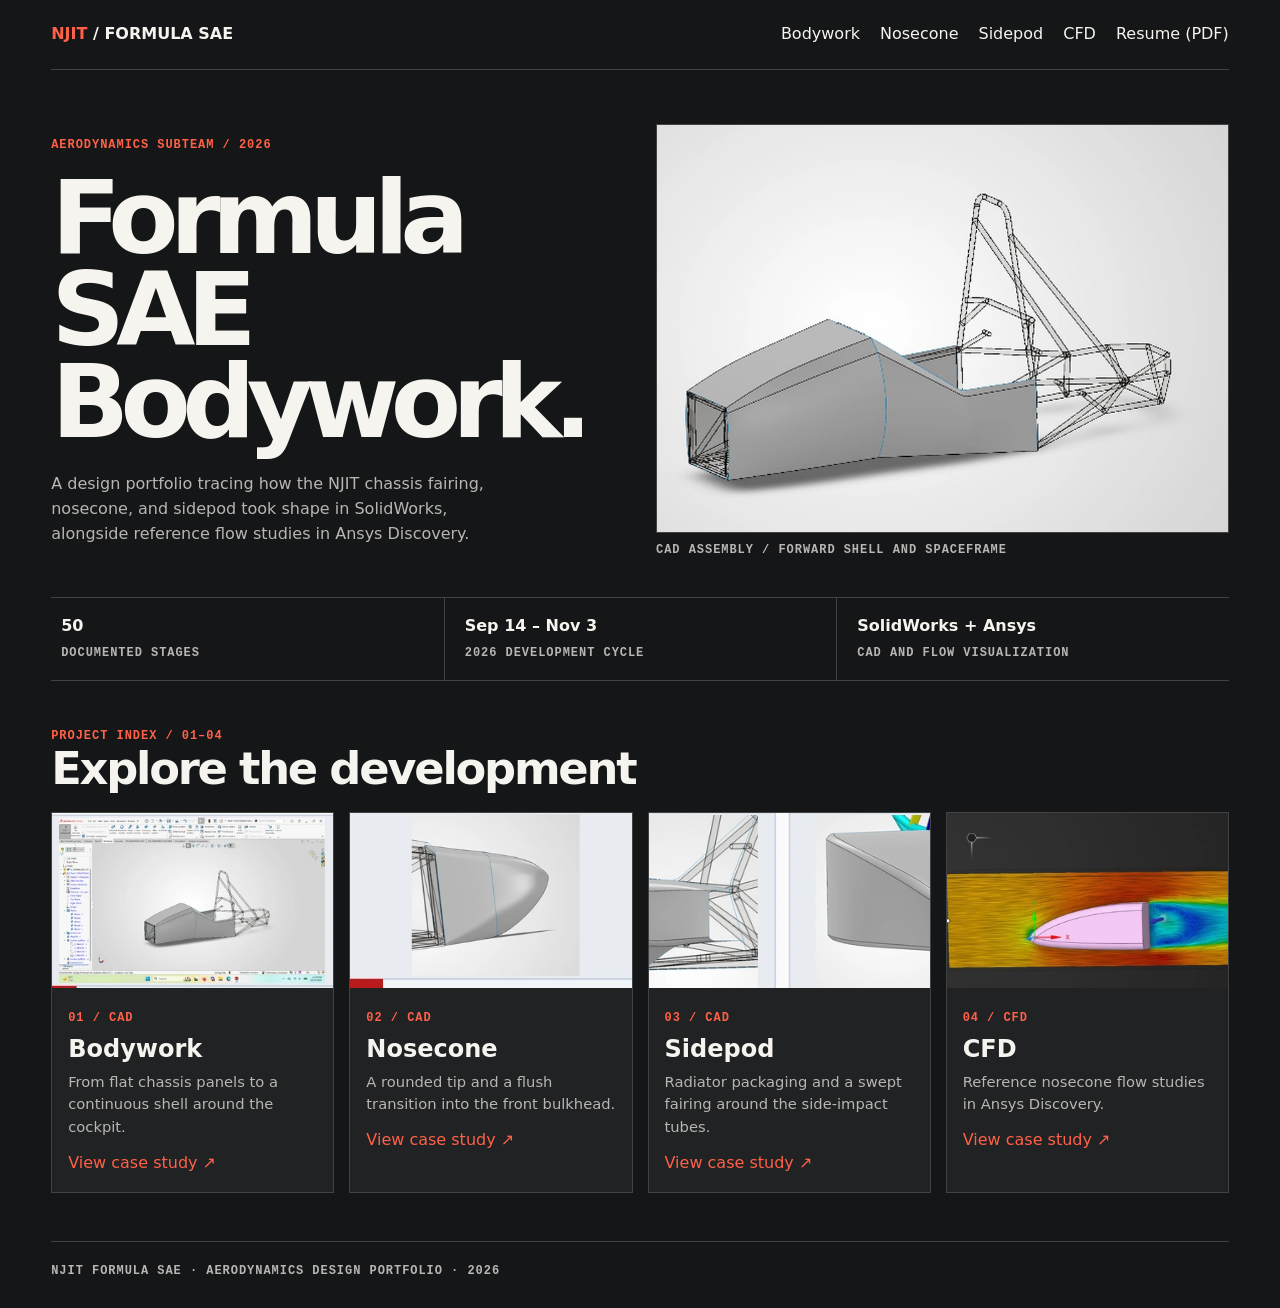
<file: index.html>
<!doctype html><html lang="en"><head><meta charset="utf-8"><meta name="viewport" content="width=device-width, initial-scale=1"><meta name="description" content="NJIT Formula SAE CAD and CFD design portfolio"><title>Design portfolio | NJIT Formula SAE</title><link rel="stylesheet" href="style.css"></head><body><header><a class="brand" href="index.html"><b>NJIT</b> / FORMULA SAE</a><nav aria-label="Portfolio sections"><a href="bodywork.html">Bodywork</a><a href="nosecone.html">Nosecone</a><a href="sidepod.html">Sidepod</a><a href="cfd.html">CFD</a><a href="resume.pdf">Resume (PDF)</a></nav></header><main><section class="hero"><div><div class="tag">Aerodynamics subteam / 2026</div><h1>Formula SAE<br>Bodywork.</h1><p>A design portfolio tracing how the NJIT chassis fairing, nosecone, and sidepod took shape in SolidWorks, alongside reference flow studies in Ansys Discovery.</p></div><figure><img src="assets/hero.webp" alt="CAD view of the forward bodywork fitted over the Formula SAE tubular chassis"><figcaption>CAD assembly / forward shell and spaceframe</figcaption></figure></section><div class="stats"><div><strong>50</strong><span class="meta">Documented stages</span></div><div><strong>Sep 14 – Nov 3</strong><span class="meta">2026 development cycle</span></div><div><strong>SolidWorks + Ansys</strong><span class="meta">CAD and flow visualization</span></div></div><section id="work"><div class="tag">Project index / 01–04</div><h2>Explore the development</h2><div class="grid"><a class="card" href="bodywork.html"><img src="assets/bodywork.webp" alt=""><div><span class="tag">01 / CAD</span><h3>Bodywork</h3><p>From flat chassis panels to a continuous shell around the cockpit.</p><span class="arrow">View case study ↗</span></div></a><a class="card" href="nosecone.html"><img src="assets/nosecone.webp" alt=""><div><span class="tag">02 / CAD</span><h3>Nosecone</h3><p>A rounded tip and a flush transition into the front bulkhead.</p><span class="arrow">View case study ↗</span></div></a><a class="card" href="sidepod.html"><img src="assets/sidepod.webp" alt=""><div><span class="tag">03 / CAD</span><h3>Sidepod</h3><p>Radiator packaging and a swept fairing around the side-impact tubes.</p><span class="arrow">View case study ↗</span></div></a><a class="card" href="cfd.html"><img src="assets/cfd.webp" alt=""><div><span class="tag">04 / CFD</span><h3>CFD</h3><p>Reference nosecone flow studies in Ansys Discovery.</p><span class="arrow">View case study ↗</span></div></a></div></section></main><footer class="meta">NJIT Formula SAE · Aerodynamics design portfolio · 2026</footer></body></html>
</file>
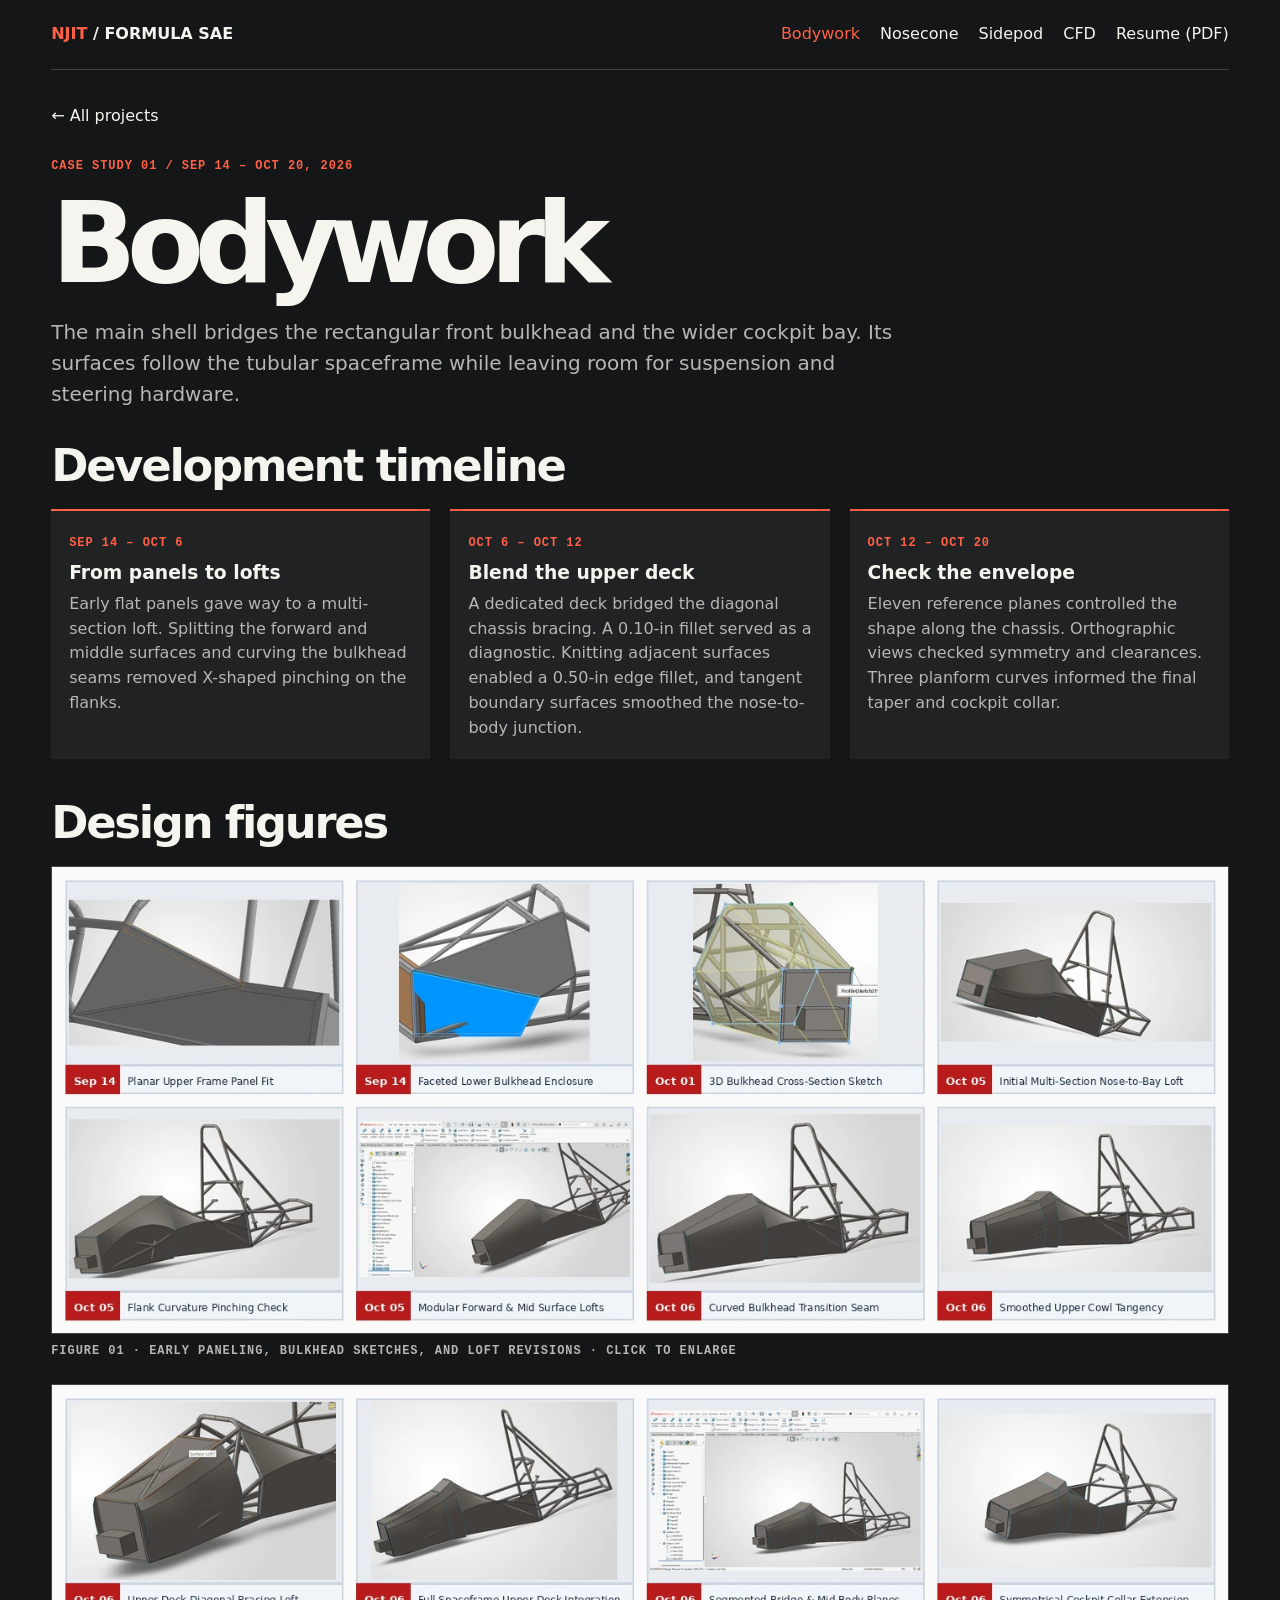
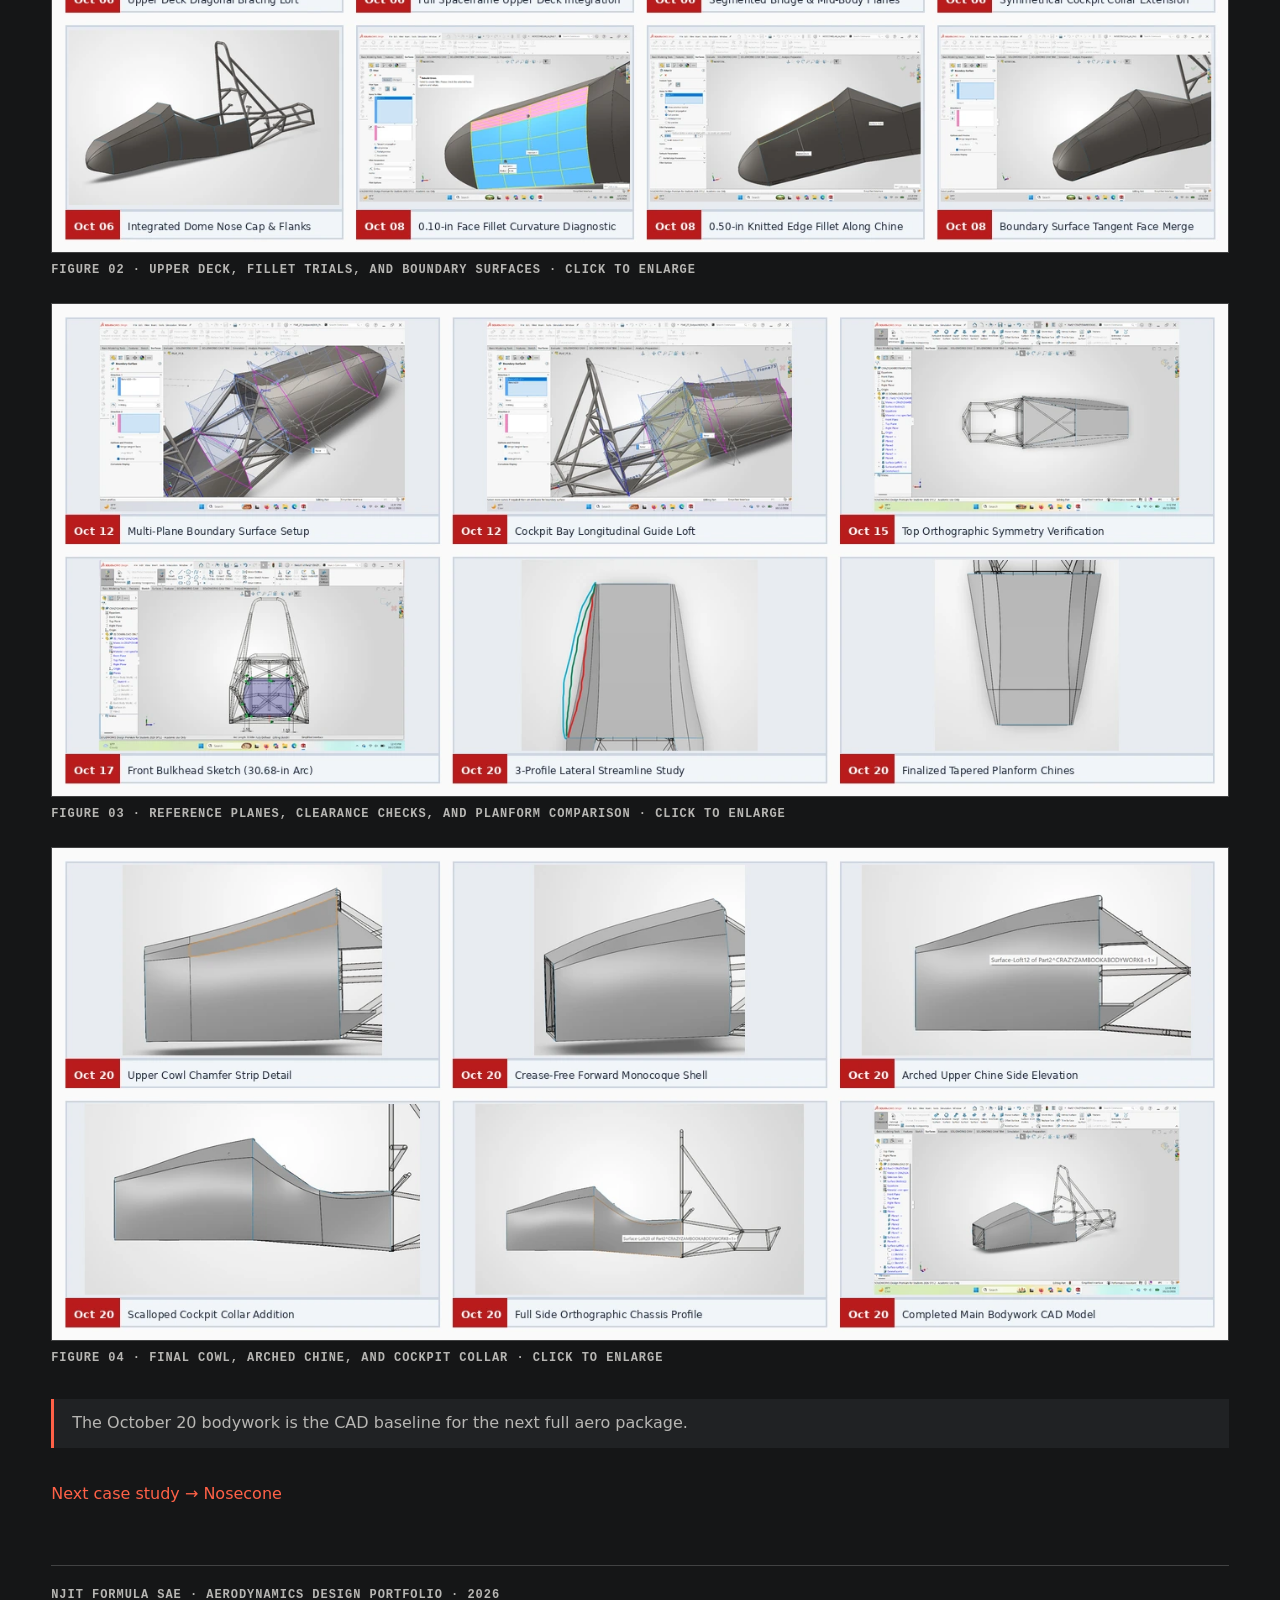
<file: bodywork.html>
<!doctype html><html lang="en"><head><meta charset="utf-8"><meta name="viewport" content="width=device-width, initial-scale=1"><meta name="description" content="NJIT Formula SAE CAD and CFD design portfolio"><title>Bodywork | NJIT Formula SAE</title><link rel="stylesheet" href="style.css"></head><body><header><a class="brand" href="index.html"><b>NJIT</b> / FORMULA SAE</a><nav aria-label="Portfolio sections"><a href="bodywork.html" aria-current="page">Bodywork</a><a href="nosecone.html">Nosecone</a><a href="sidepod.html">Sidepod</a><a href="cfd.html">CFD</a><a href="resume.pdf">Resume (PDF)</a></nav></header><main><article class="detail"><a class="back" href="index.html#work">← All projects</a><div class="tag">Case study 01 / Sep 14 – Oct 20, 2026</div><h1>Bodywork</h1><p class="intro">The main shell bridges the rectangular front bulkhead and the wider cockpit bay. Its surfaces follow the tubular spaceframe while leaving room for suspension and steering hardware.</p><h2>Development timeline</h2><div class="steps"><div class="step"><span class="tag">Sep 14 – Oct 6</span><h3>From panels to lofts</h3><p>Early flat panels gave way to a multi-section loft. Splitting the forward and middle surfaces and curving the bulkhead seams removed X-shaped pinching on the flanks.</p></div><div class="step"><span class="tag">Oct 6 – Oct 12</span><h3>Blend the upper deck</h3><p>A dedicated deck bridged the diagonal chassis bracing. A 0.10-in fillet served as a diagnostic. Knitting adjacent surfaces enabled a 0.50-in edge fillet, and tangent boundary surfaces smoothed the nose-to-body junction.</p></div><div class="step"><span class="tag">Oct 12 – Oct 20</span><h3>Check the envelope</h3><p>Eleven reference planes controlled the shape along the chassis. Orthographic views checked symmetry and clearances. Three planform curves informed the final taper and cockpit collar.</p></div></div><h2>Design figures</h2><div class="gallery"><figure><a href="assets/figure-1.webp" aria-label="Open full-size figure 1"><img loading="lazy" src="assets/figure-1.webp" alt="Early paneling, bulkhead sketches, and loft revisions"></a><figcaption>Figure 01 · Early paneling, bulkhead sketches, and loft revisions · Click to enlarge</figcaption></figure><figure><a href="assets/figure-2.webp" aria-label="Open full-size figure 2"><img loading="lazy" src="assets/figure-2.webp" alt="Upper deck, fillet trials, and boundary surfaces"></a><figcaption>Figure 02 · Upper deck, fillet trials, and boundary surfaces · Click to enlarge</figcaption></figure><figure><a href="assets/figure-3.webp" aria-label="Open full-size figure 3"><img loading="lazy" src="assets/figure-3.webp" alt="Reference planes, clearance checks, and planform comparison"></a><figcaption>Figure 03 · Reference planes, clearance checks, and planform comparison · Click to enlarge</figcaption></figure><figure><a href="assets/figure-4.webp" aria-label="Open full-size figure 4"><img loading="lazy" src="assets/figure-4.webp" alt="Final cowl, arched chine, and cockpit collar"></a><figcaption>Figure 04 · Final cowl, arched chine, and cockpit collar · Click to enlarge</figcaption></figure></div><p class="note">The October 20 bodywork is the CAD baseline for the next full aero package.</p><a class="next" href="nosecone.html">Next case study → Nosecone</a></article></main><footer class="meta">NJIT Formula SAE · Aerodynamics design portfolio · 2026</footer></body></html>
</file>
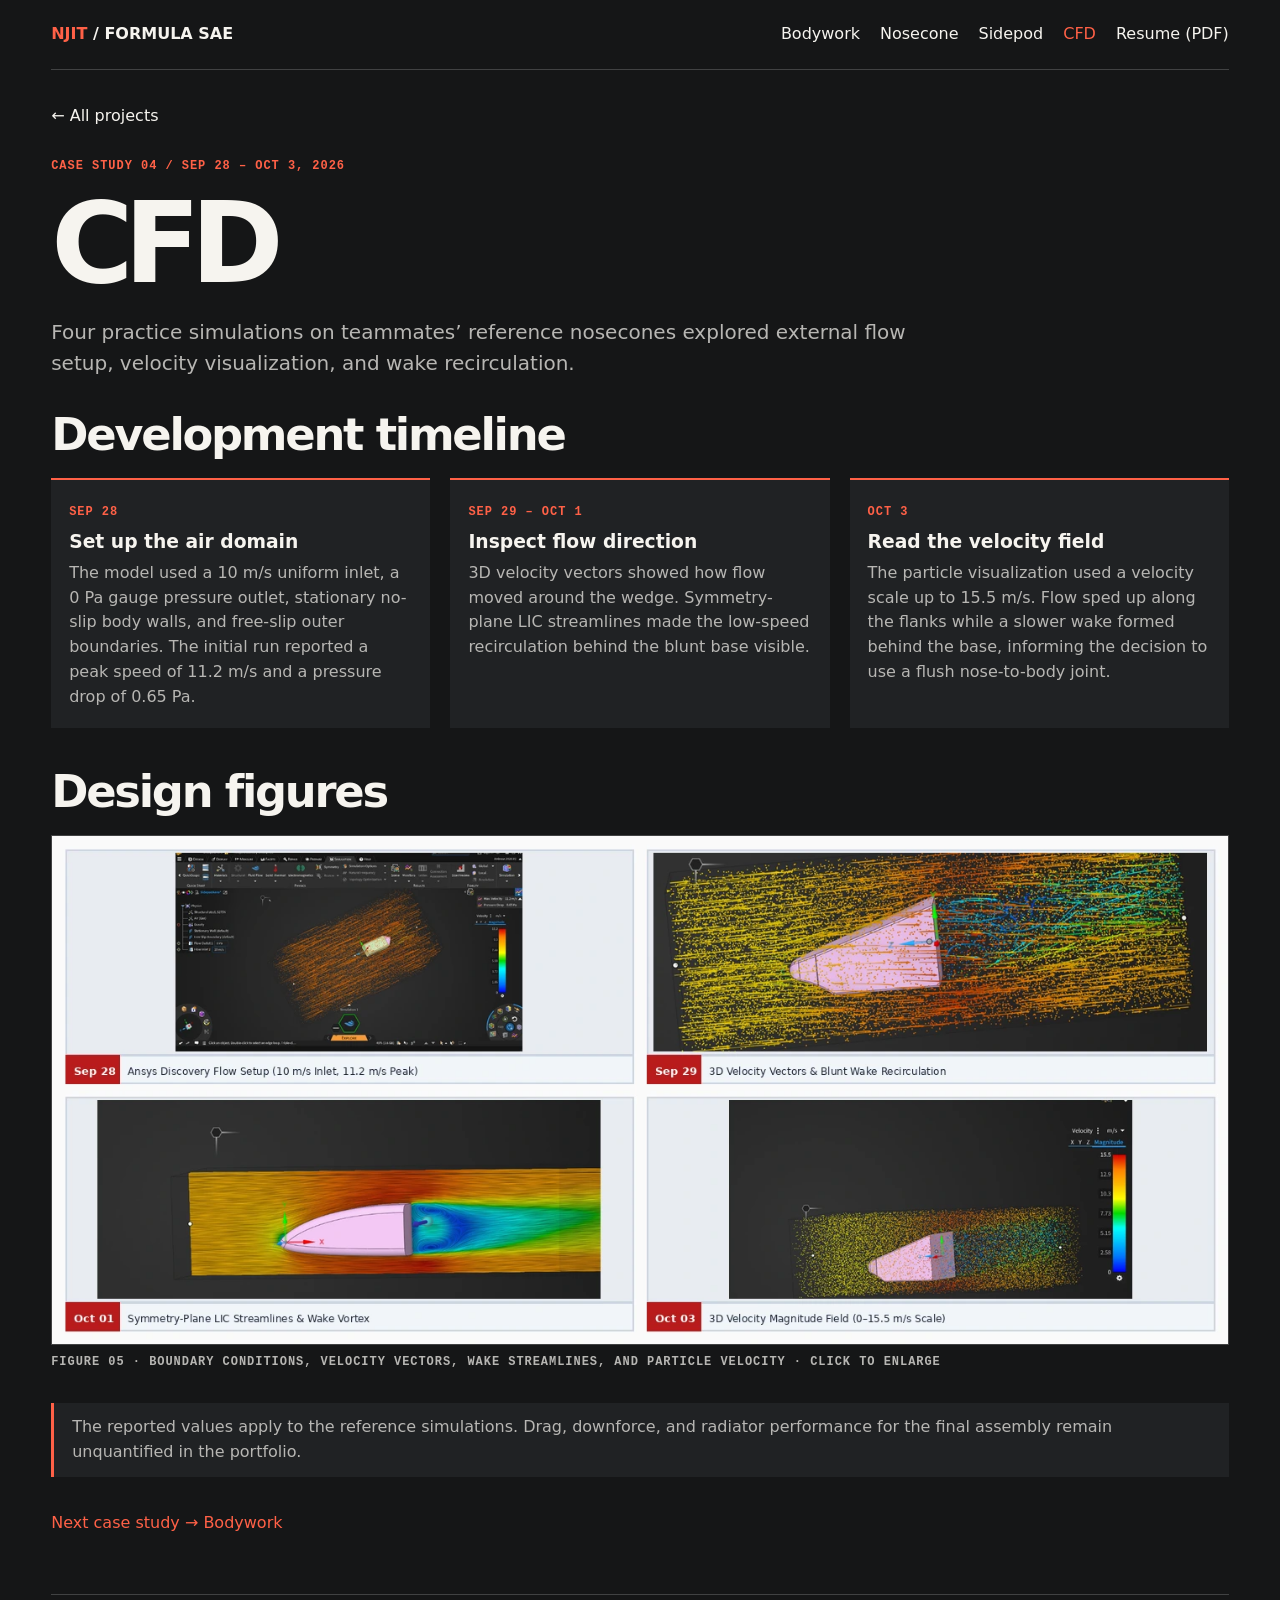
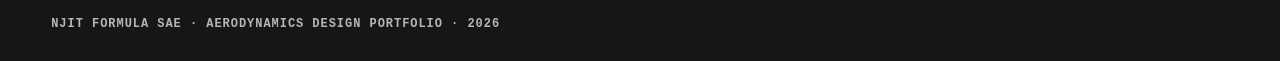
<file: cfd.html>
<!doctype html><html lang="en"><head><meta charset="utf-8"><meta name="viewport" content="width=device-width, initial-scale=1"><meta name="description" content="NJIT Formula SAE CAD and CFD design portfolio"><title>CFD | NJIT Formula SAE</title><link rel="stylesheet" href="style.css"></head><body><header><a class="brand" href="index.html"><b>NJIT</b> / FORMULA SAE</a><nav aria-label="Portfolio sections"><a href="bodywork.html">Bodywork</a><a href="nosecone.html">Nosecone</a><a href="sidepod.html">Sidepod</a><a href="cfd.html" aria-current="page">CFD</a><a href="resume.pdf">Resume (PDF)</a></nav></header><main><article class="detail"><a class="back" href="index.html#work">← All projects</a><div class="tag">Case study 04 / Sep 28 – Oct 3, 2026</div><h1>CFD</h1><p class="intro">Four practice simulations on teammates’ reference nosecones explored external flow setup, velocity visualization, and wake recirculation.</p><h2>Development timeline</h2><div class="steps"><div class="step"><span class="tag">Sep 28</span><h3>Set up the air domain</h3><p>The model used a 10 m/s uniform inlet, a 0 Pa gauge pressure outlet, stationary no-slip body walls, and free-slip outer boundaries. The initial run reported a peak speed of 11.2 m/s and a pressure drop of 0.65 Pa.</p></div><div class="step"><span class="tag">Sep 29 – Oct 1</span><h3>Inspect flow direction</h3><p>3D velocity vectors showed how flow moved around the wedge. Symmetry-plane LIC streamlines made the low-speed recirculation behind the blunt base visible.</p></div><div class="step"><span class="tag">Oct 3</span><h3>Read the velocity field</h3><p>The particle visualization used a velocity scale up to 15.5 m/s. Flow sped up along the flanks while a slower wake formed behind the base, informing the decision to use a flush nose-to-body joint.</p></div></div><h2>Design figures</h2><div class="gallery"><figure><a href="assets/figure-5.webp" aria-label="Open full-size figure 5"><img loading="lazy" src="assets/figure-5.webp" alt="Boundary conditions, velocity vectors, wake streamlines, and particle velocity"></a><figcaption>Figure 05 · Boundary conditions, velocity vectors, wake streamlines, and particle velocity · Click to enlarge</figcaption></figure></div><p class="note">The reported values apply to the reference simulations. Drag, downforce, and radiator performance for the final assembly remain unquantified in the portfolio.</p><a class="next" href="bodywork.html">Next case study → Bodywork</a></article></main><footer class="meta">NJIT Formula SAE · Aerodynamics design portfolio · 2026</footer></body></html>
</file>
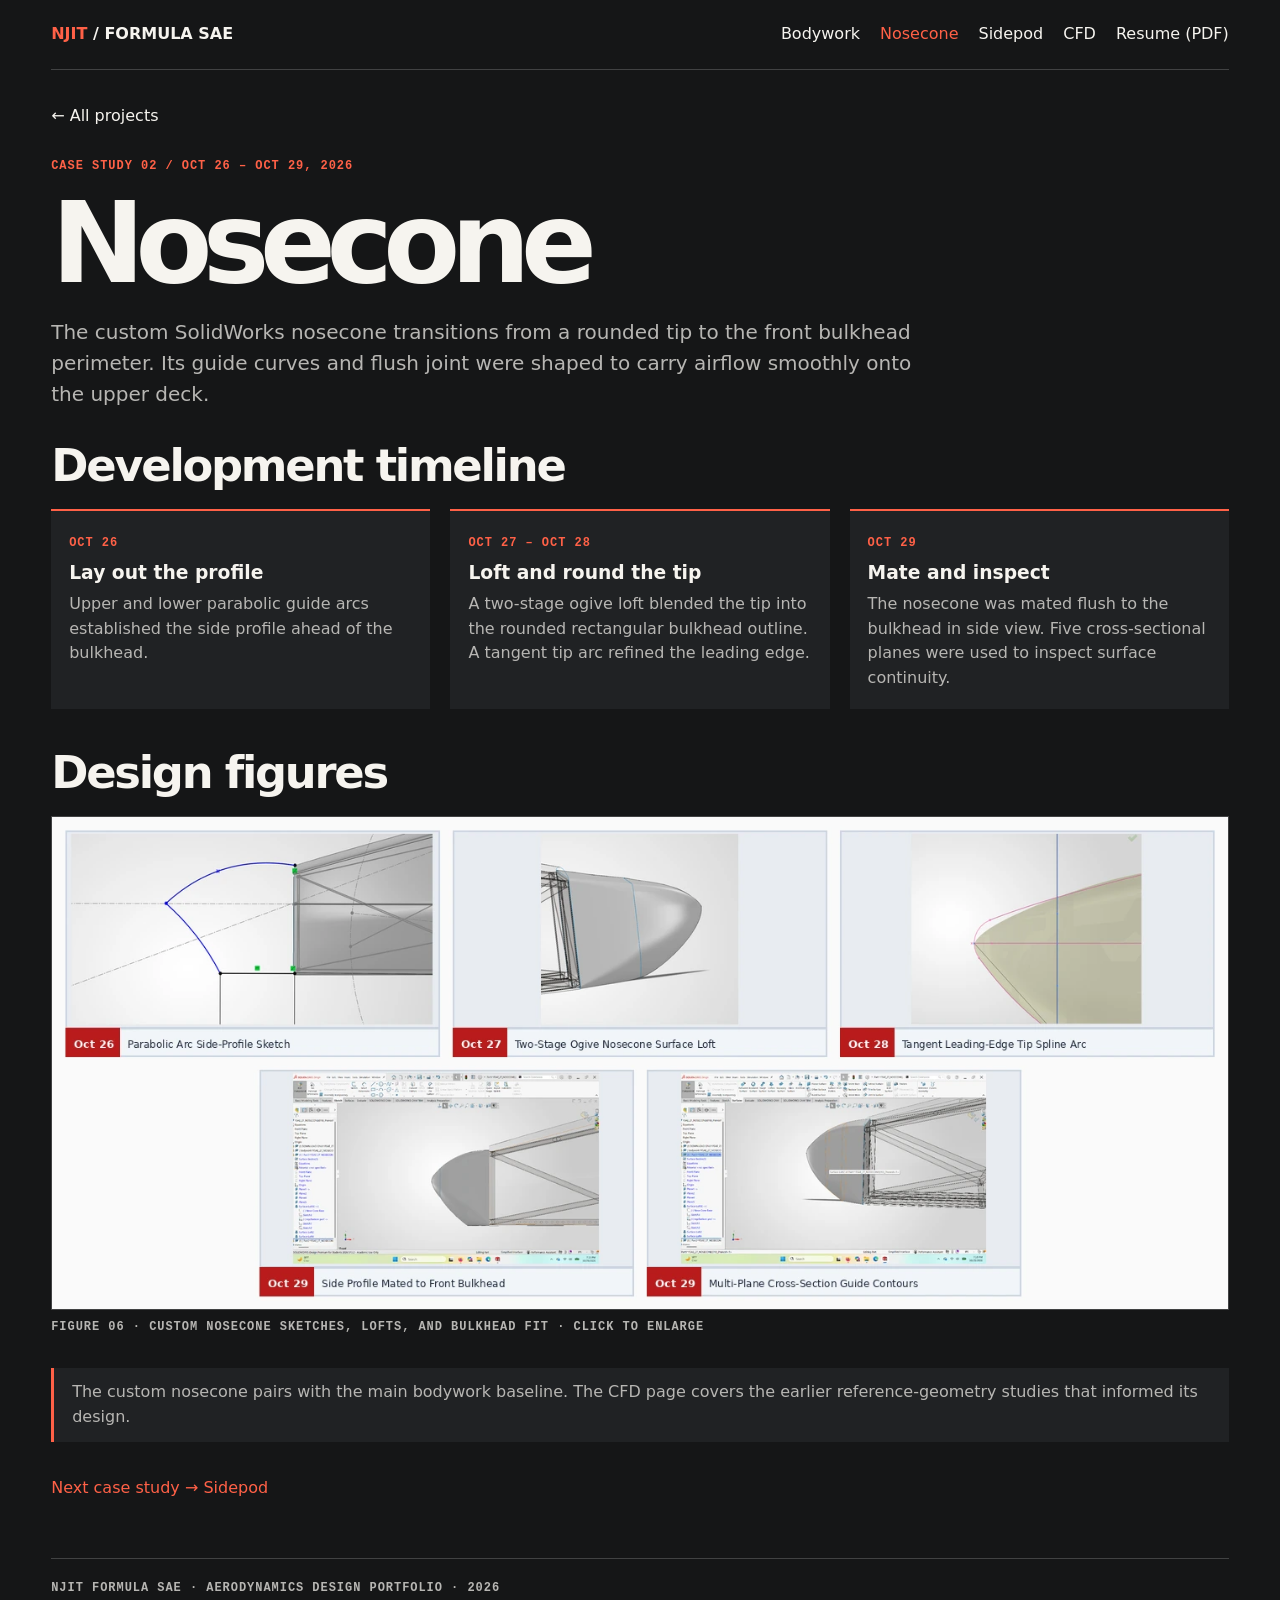
<file: nosecone.html>
<!doctype html><html lang="en"><head><meta charset="utf-8"><meta name="viewport" content="width=device-width, initial-scale=1"><meta name="description" content="NJIT Formula SAE CAD and CFD design portfolio"><title>Nosecone | NJIT Formula SAE</title><link rel="stylesheet" href="style.css"></head><body><header><a class="brand" href="index.html"><b>NJIT</b> / FORMULA SAE</a><nav aria-label="Portfolio sections"><a href="bodywork.html">Bodywork</a><a href="nosecone.html" aria-current="page">Nosecone</a><a href="sidepod.html">Sidepod</a><a href="cfd.html">CFD</a><a href="resume.pdf">Resume (PDF)</a></nav></header><main><article class="detail"><a class="back" href="index.html#work">← All projects</a><div class="tag">Case study 02 / Oct 26 – Oct 29, 2026</div><h1>Nosecone</h1><p class="intro">The custom SolidWorks nosecone transitions from a rounded tip to the front bulkhead perimeter. Its guide curves and flush joint were shaped to carry airflow smoothly onto the upper deck.</p><h2>Development timeline</h2><div class="steps"><div class="step"><span class="tag">Oct 26</span><h3>Lay out the profile</h3><p>Upper and lower parabolic guide arcs established the side profile ahead of the bulkhead.</p></div><div class="step"><span class="tag">Oct 27 – Oct 28</span><h3>Loft and round the tip</h3><p>A two-stage ogive loft blended the tip into the rounded rectangular bulkhead outline. A tangent tip arc refined the leading edge.</p></div><div class="step"><span class="tag">Oct 29</span><h3>Mate and inspect</h3><p>The nosecone was mated flush to the bulkhead in side view. Five cross-sectional planes were used to inspect surface continuity.</p></div></div><h2>Design figures</h2><div class="gallery"><figure><a href="assets/figure-6.webp" aria-label="Open full-size figure 6"><img loading="lazy" src="assets/figure-6.webp" alt="Custom nosecone sketches, lofts, and bulkhead fit"></a><figcaption>Figure 06 · Custom nosecone sketches, lofts, and bulkhead fit · Click to enlarge</figcaption></figure></div><p class="note">The custom nosecone pairs with the main bodywork baseline. The CFD page covers the earlier reference-geometry studies that informed its design.</p><a class="next" href="sidepod.html">Next case study → Sidepod</a></article></main><footer class="meta">NJIT Formula SAE · Aerodynamics design portfolio · 2026</footer></body></html>
</file>
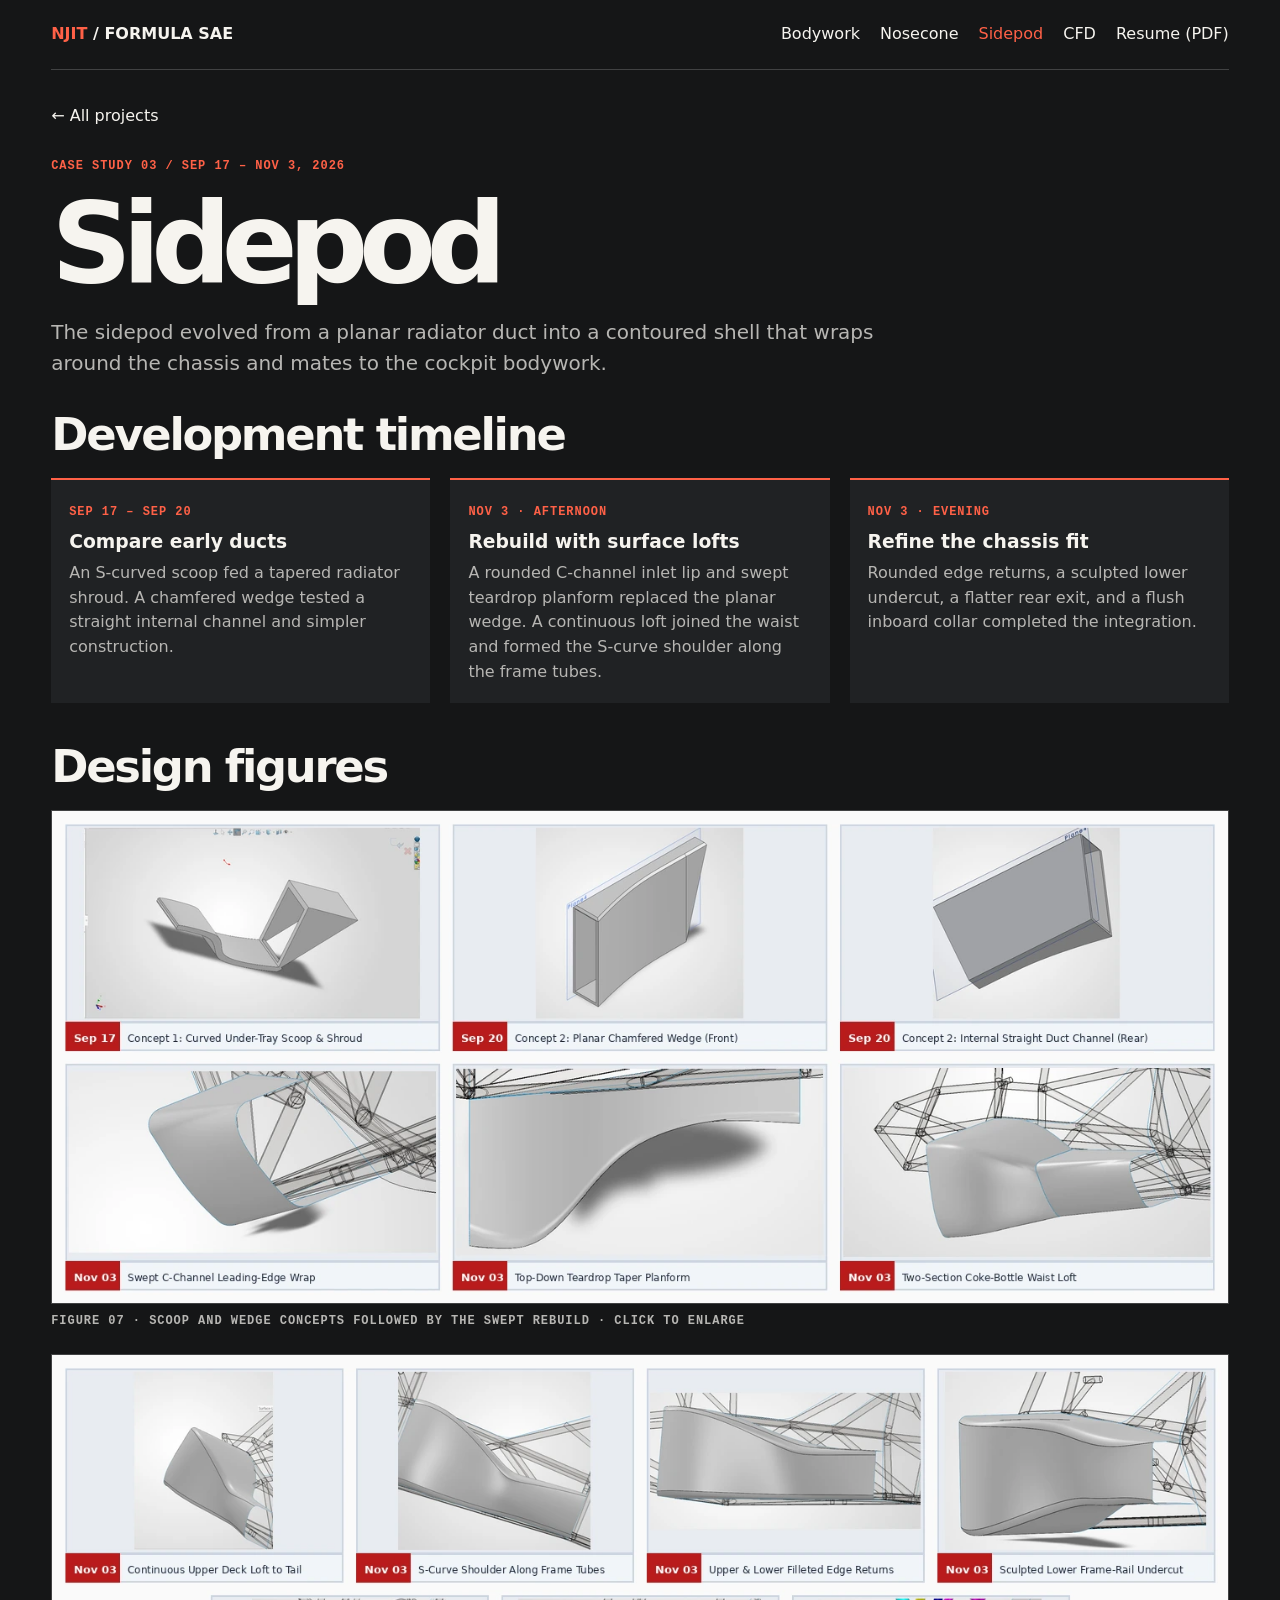
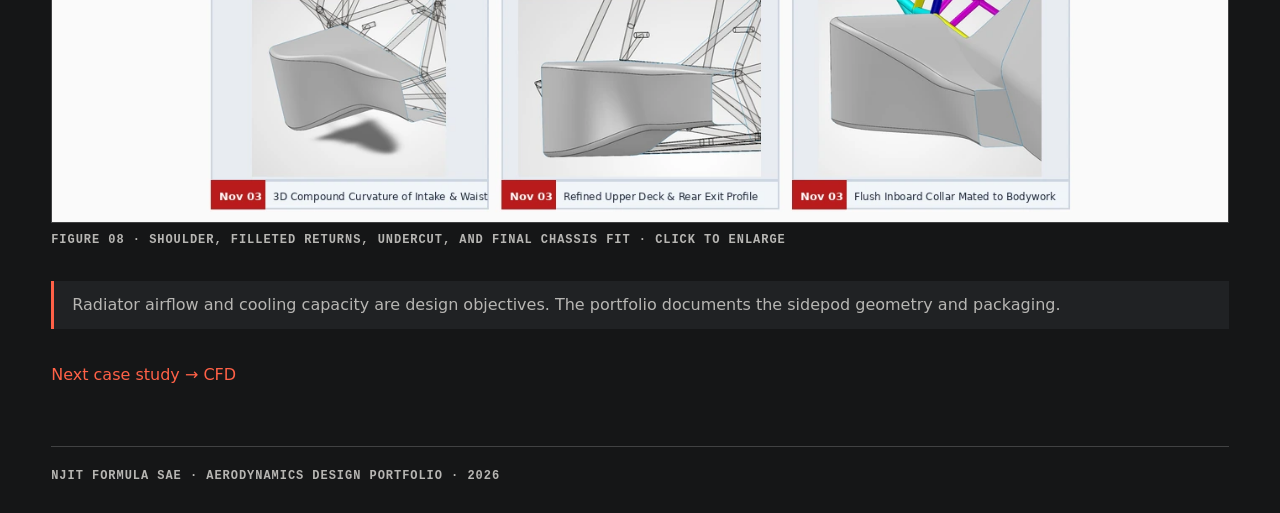
<file: sidepod.html>
<!doctype html><html lang="en"><head><meta charset="utf-8"><meta name="viewport" content="width=device-width, initial-scale=1"><meta name="description" content="NJIT Formula SAE CAD and CFD design portfolio"><title>Sidepod | NJIT Formula SAE</title><link rel="stylesheet" href="style.css"></head><body><header><a class="brand" href="index.html"><b>NJIT</b> / FORMULA SAE</a><nav aria-label="Portfolio sections"><a href="bodywork.html">Bodywork</a><a href="nosecone.html">Nosecone</a><a href="sidepod.html" aria-current="page">Sidepod</a><a href="cfd.html">CFD</a><a href="resume.pdf">Resume (PDF)</a></nav></header><main><article class="detail"><a class="back" href="index.html#work">← All projects</a><div class="tag">Case study 03 / Sep 17 – Nov 3, 2026</div><h1>Sidepod</h1><p class="intro">The sidepod evolved from a planar radiator duct into a contoured shell that wraps around the chassis and mates to the cockpit bodywork.</p><h2>Development timeline</h2><div class="steps"><div class="step"><span class="tag">Sep 17 – Sep 20</span><h3>Compare early ducts</h3><p>An S-curved scoop fed a tapered radiator shroud. A chamfered wedge tested a straight internal channel and simpler construction.</p></div><div class="step"><span class="tag">Nov 3 · afternoon</span><h3>Rebuild with surface lofts</h3><p>A rounded C-channel inlet lip and swept teardrop planform replaced the planar wedge. A continuous loft joined the waist and formed the S-curve shoulder along the frame tubes.</p></div><div class="step"><span class="tag">Nov 3 · evening</span><h3>Refine the chassis fit</h3><p>Rounded edge returns, a sculpted lower undercut, a flatter rear exit, and a flush inboard collar completed the integration.</p></div></div><h2>Design figures</h2><div class="gallery"><figure><a href="assets/figure-7.webp" aria-label="Open full-size figure 7"><img loading="lazy" src="assets/figure-7.webp" alt="Scoop and wedge concepts followed by the swept rebuild"></a><figcaption>Figure 07 · Scoop and wedge concepts followed by the swept rebuild · Click to enlarge</figcaption></figure><figure><a href="assets/figure-8.webp" aria-label="Open full-size figure 8"><img loading="lazy" src="assets/figure-8.webp" alt="Shoulder, filleted returns, undercut, and final chassis fit"></a><figcaption>Figure 08 · Shoulder, filleted returns, undercut, and final chassis fit · Click to enlarge</figcaption></figure></div><p class="note">Radiator airflow and cooling capacity are design objectives. The portfolio documents the sidepod geometry and packaging.</p><a class="next" href="cfd.html">Next case study → CFD</a></article></main><footer class="meta">NJIT Formula SAE · Aerodynamics design portfolio · 2026</footer></body></html>
</file>
<file: style.css>
:root{color-scheme:dark;--bg:#151617;--panel:#202224;--ink:#f6f4ef;--muted:#b7b6b3;--line:#414243;--accent:#ff6147}
*{box-sizing:border-box}body{margin:0;background:var(--bg);color:var(--ink);font:16px/1.55 system-ui,sans-serif}a{color:inherit}a:focus-visible{outline:3px solid var(--accent);outline-offset:5px}img{display:block;width:100%}header,main,footer{width:min(1240px,92%);margin:auto}header{display:flex;align-items:center;justify-content:space-between;gap:20px;padding:22px 0;border-bottom:1px solid var(--line)}header a,nav a,.card,.back,.next{text-decoration:none}nav{display:flex;gap:20px;flex-wrap:wrap}nav a:hover,nav a[aria-current],.back:hover,.next:hover{color:var(--accent)}.brand{font-weight:850;white-space:nowrap}.brand b,.tag,.arrow{color:var(--accent)}.tag,.meta,figcaption{font:700 .75rem/1.5 ui-monospace,monospace;letter-spacing:.08em;text-transform:uppercase}.meta,figcaption{color:var(--muted)}h1,h2,h3,p{margin:0}h1{font-size:clamp(3.4rem,8vw,7.5rem);line-height:.9;letter-spacing:-.085em;margin:18px 0 24px}h2{font-size:clamp(1.7rem,4vw,2.8rem);letter-spacing:-.05em;line-height:1.05}h3{line-height:1.15}.hero{display:grid;grid-template-columns:1fr 1fr;gap:32px;align-items:center;padding:54px 0 38px}.hero p,.detail p,.card p{color:var(--muted)}.hero p{max-width:44ch}.hero img{aspect-ratio:1.4;object-fit:cover;border:1px solid var(--line)}figure{margin:0}figcaption{padding-top:8px}.stats{display:grid;grid-template-columns:repeat(3,1fr);border-block:1px solid var(--line);margin-bottom:46px}.stats div{padding:16px 10px}.stats div+div{border-left:1px solid var(--line);padding-left:20px}.stats strong{display:block}.grid{display:grid;grid-template-columns:repeat(4,1fr);gap:15px;margin:20px 0 48px}.card{background:var(--panel);border:1px solid var(--line);display:flex;flex-direction:column}.card:hover{border-color:var(--accent)}.card img{aspect-ratio:1.6;object-fit:cover}.card div{padding:16px;flex:1}.card h3{font-size:1.5rem;margin:7px 0}.card p{font-size:.92rem}.arrow{display:block;margin-top:12px}.detail{padding:34px 0 48px}.detail h1{font-size:clamp(3.3rem,9vw,7rem)}.detail .intro{font-size:1.25rem;max-width:68ch;margin-bottom:32px}.back{display:inline-block;margin-bottom:28px}.steps{display:grid;grid-template-columns:repeat(3,1fr);gap:20px;margin:20px 0 40px}.step{border-top:2px solid var(--accent);background:var(--panel);padding:18px}.step h3{margin:8px 0}.gallery{display:grid;gap:24px;margin:20px 0 32px}.gallery img{border:1px solid var(--line)}.gallery a:hover img{border-color:var(--accent)}.note{border-left:3px solid var(--accent);padding:12px 18px;margin:24px 0;background:var(--panel)}footer{border-top:1px solid var(--line);padding:20px 0 28px}.next{display:inline-block;padding:10px 0;color:var(--accent)}
@media(max-width:880px){.grid{grid-template-columns:repeat(2,1fr)}}
@media(max-width:620px){header{align-items:flex-start;flex-direction:column;gap:10px}nav{gap:13px;font-size:.9rem}.hero,.steps{grid-template-columns:1fr}.hero{padding-top:36px}.stats .meta{font-size:.65rem}.grid{gap:9px}.card div{padding:11px}.card h3{font-size:1.25rem}}
</file>
